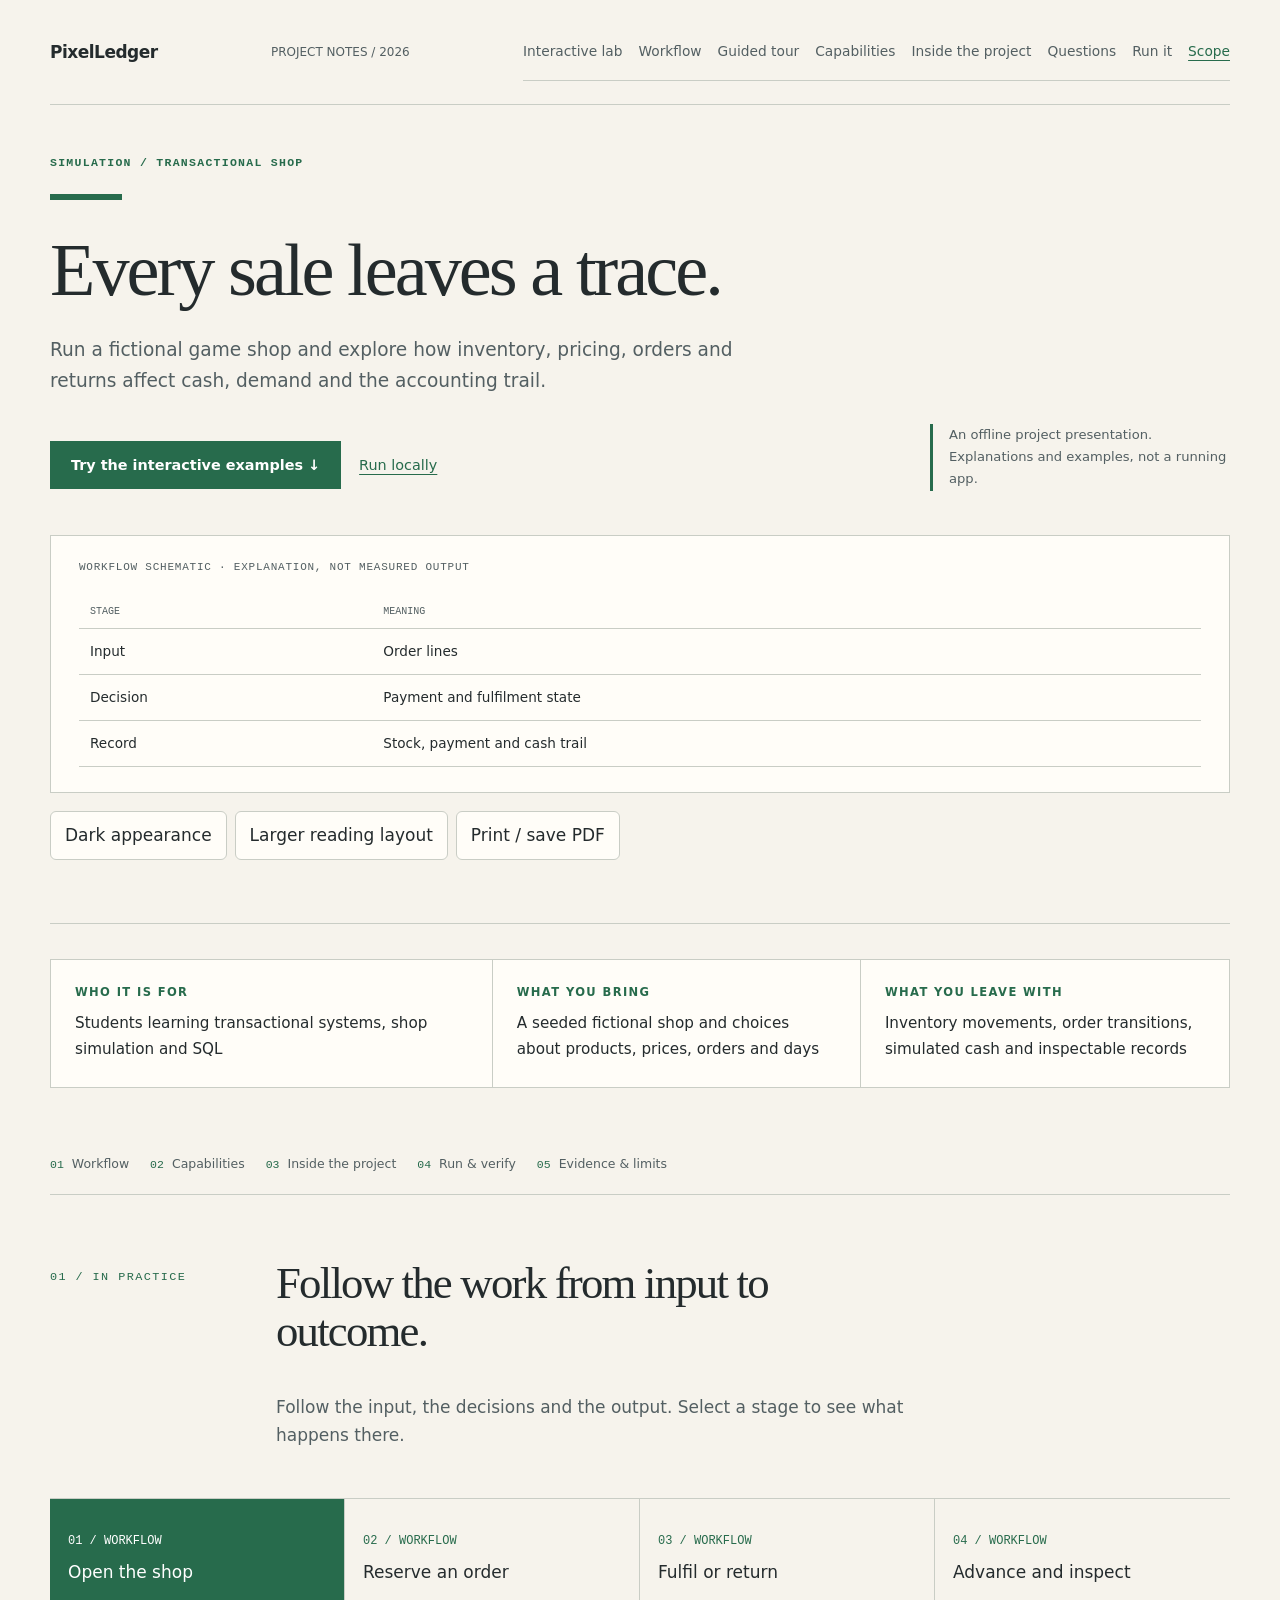
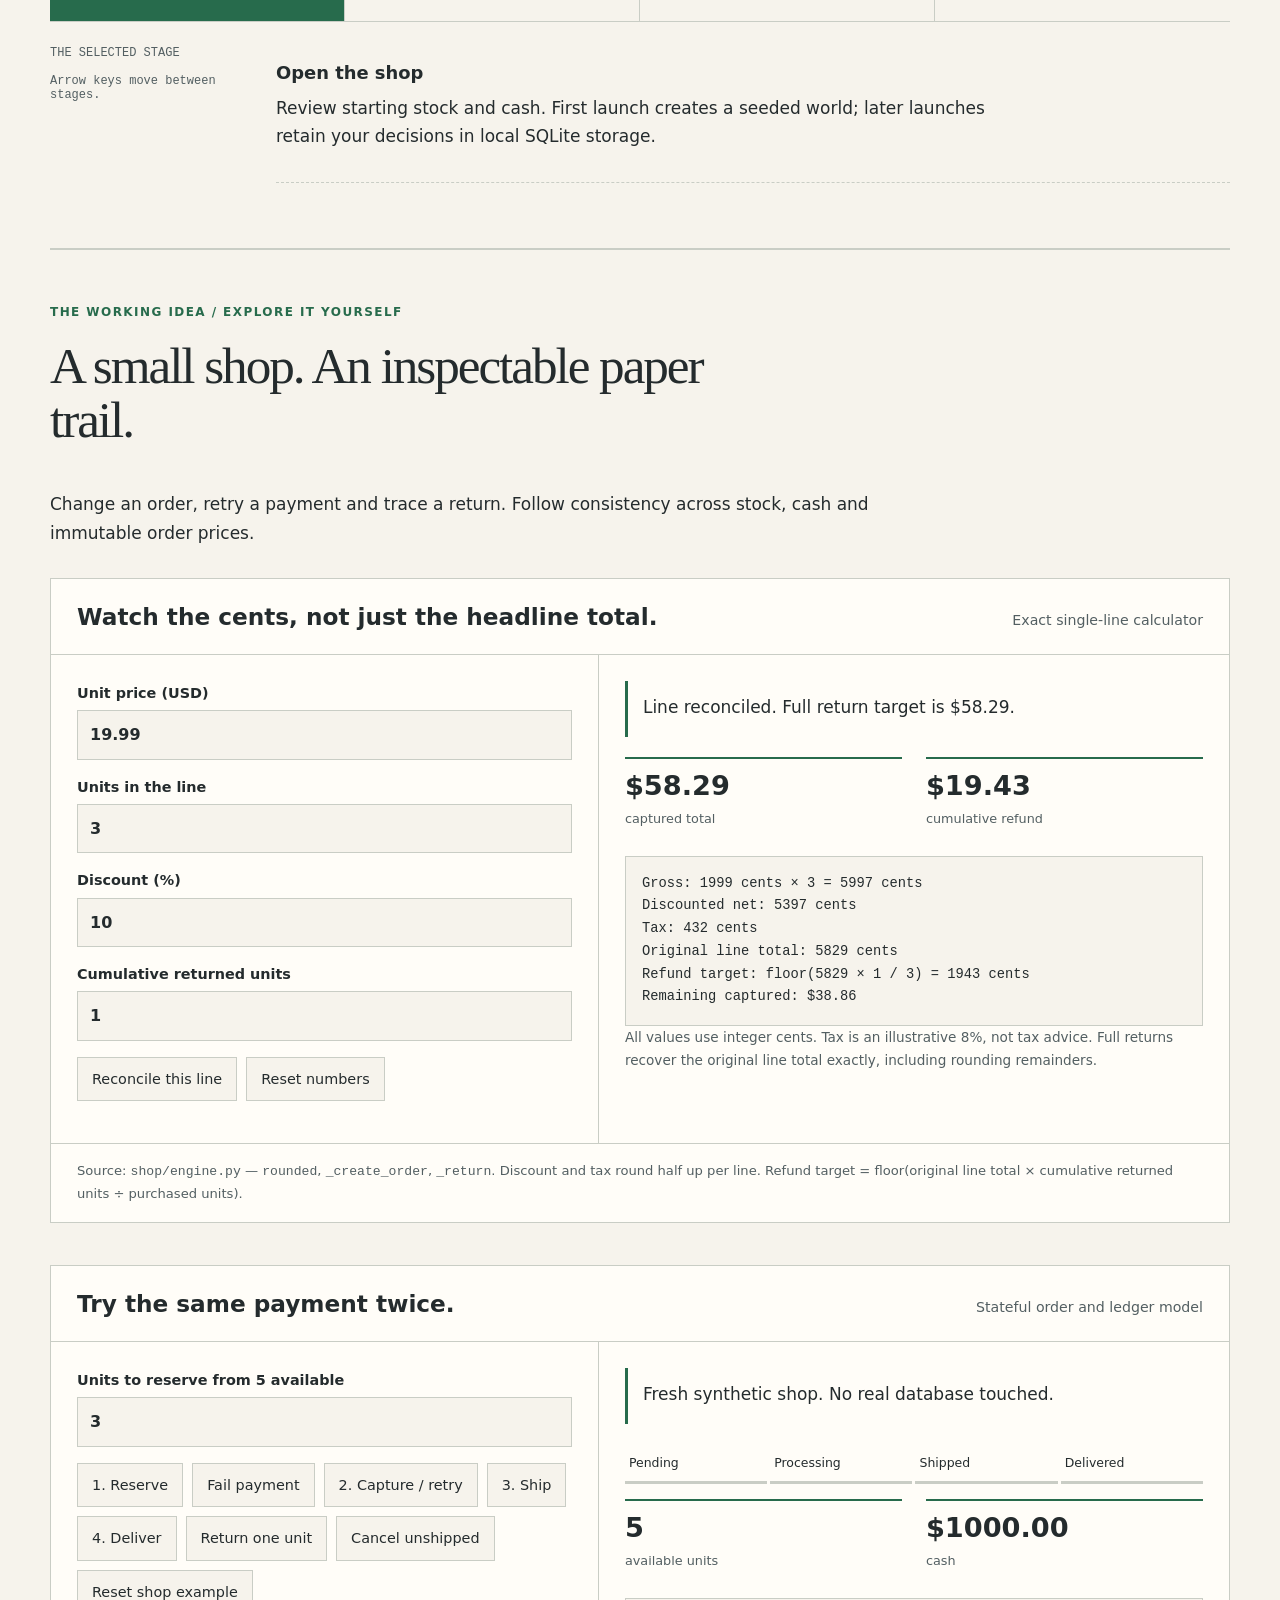
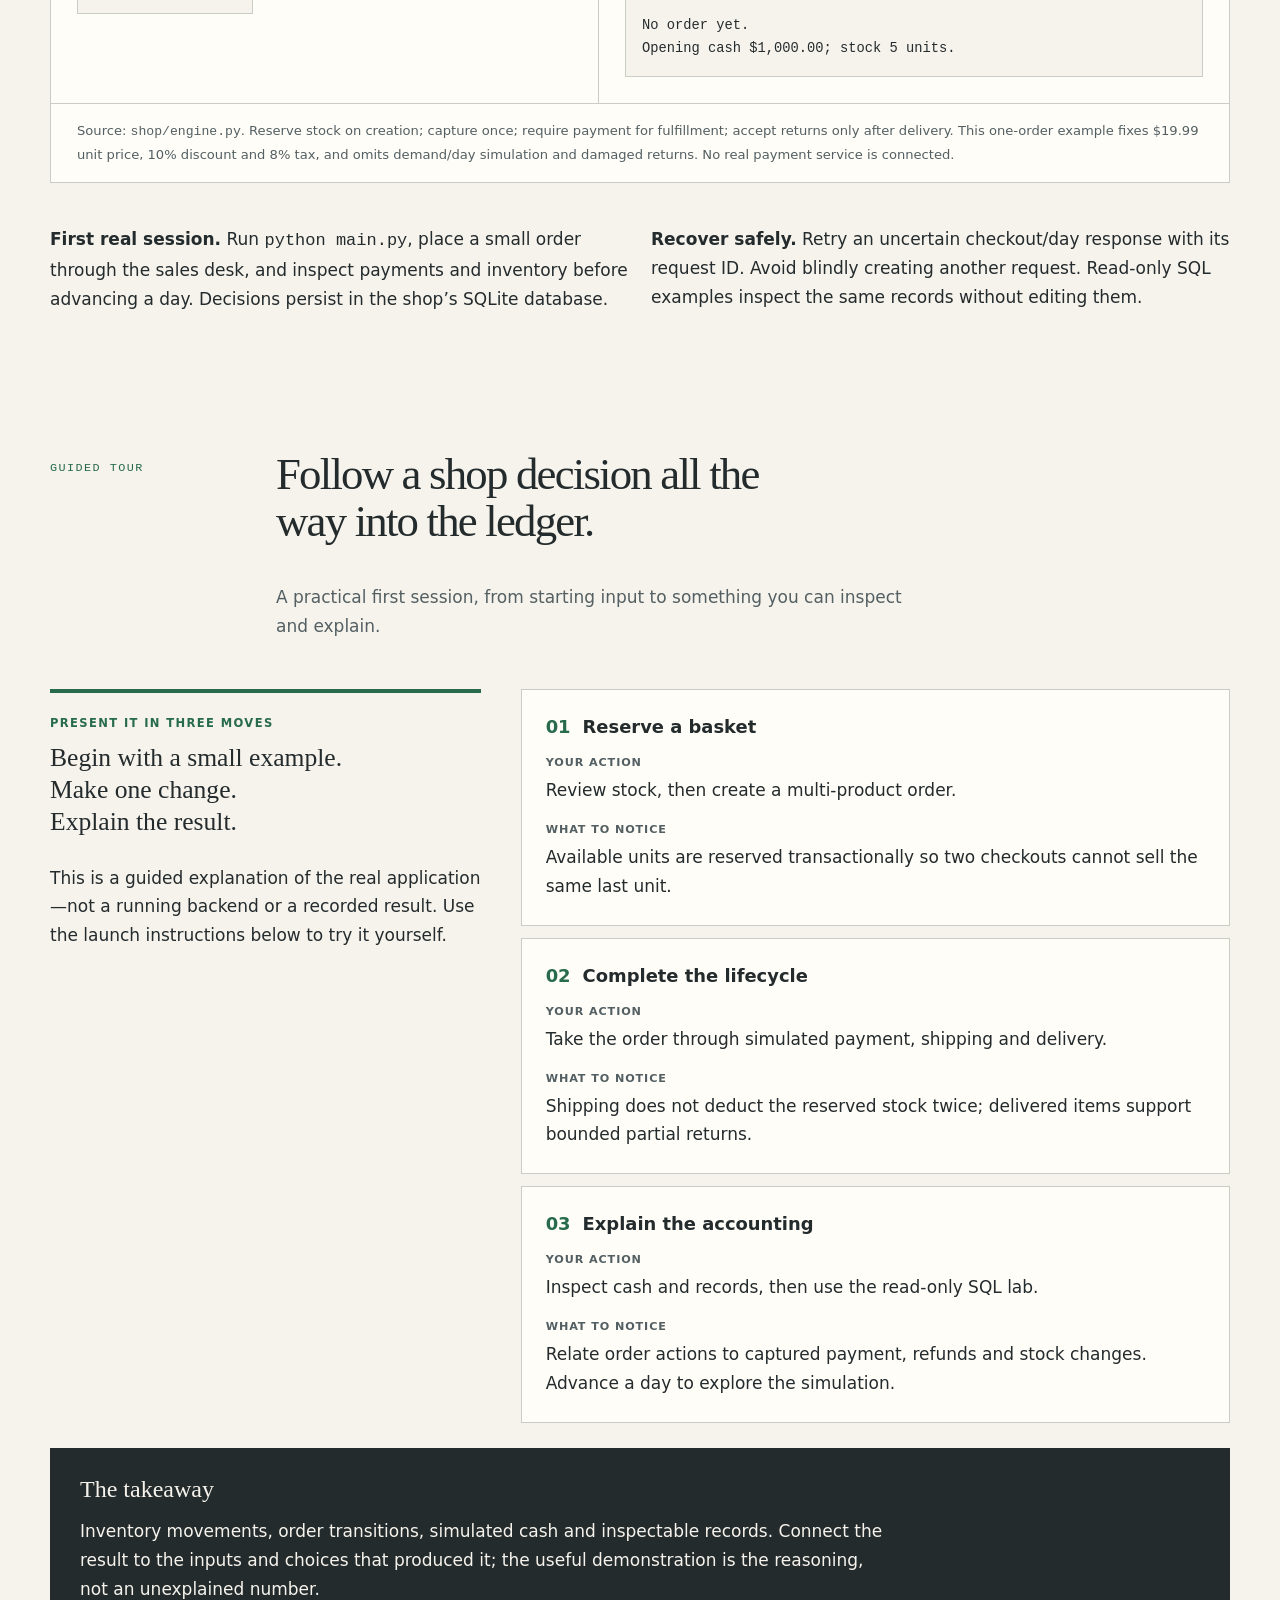
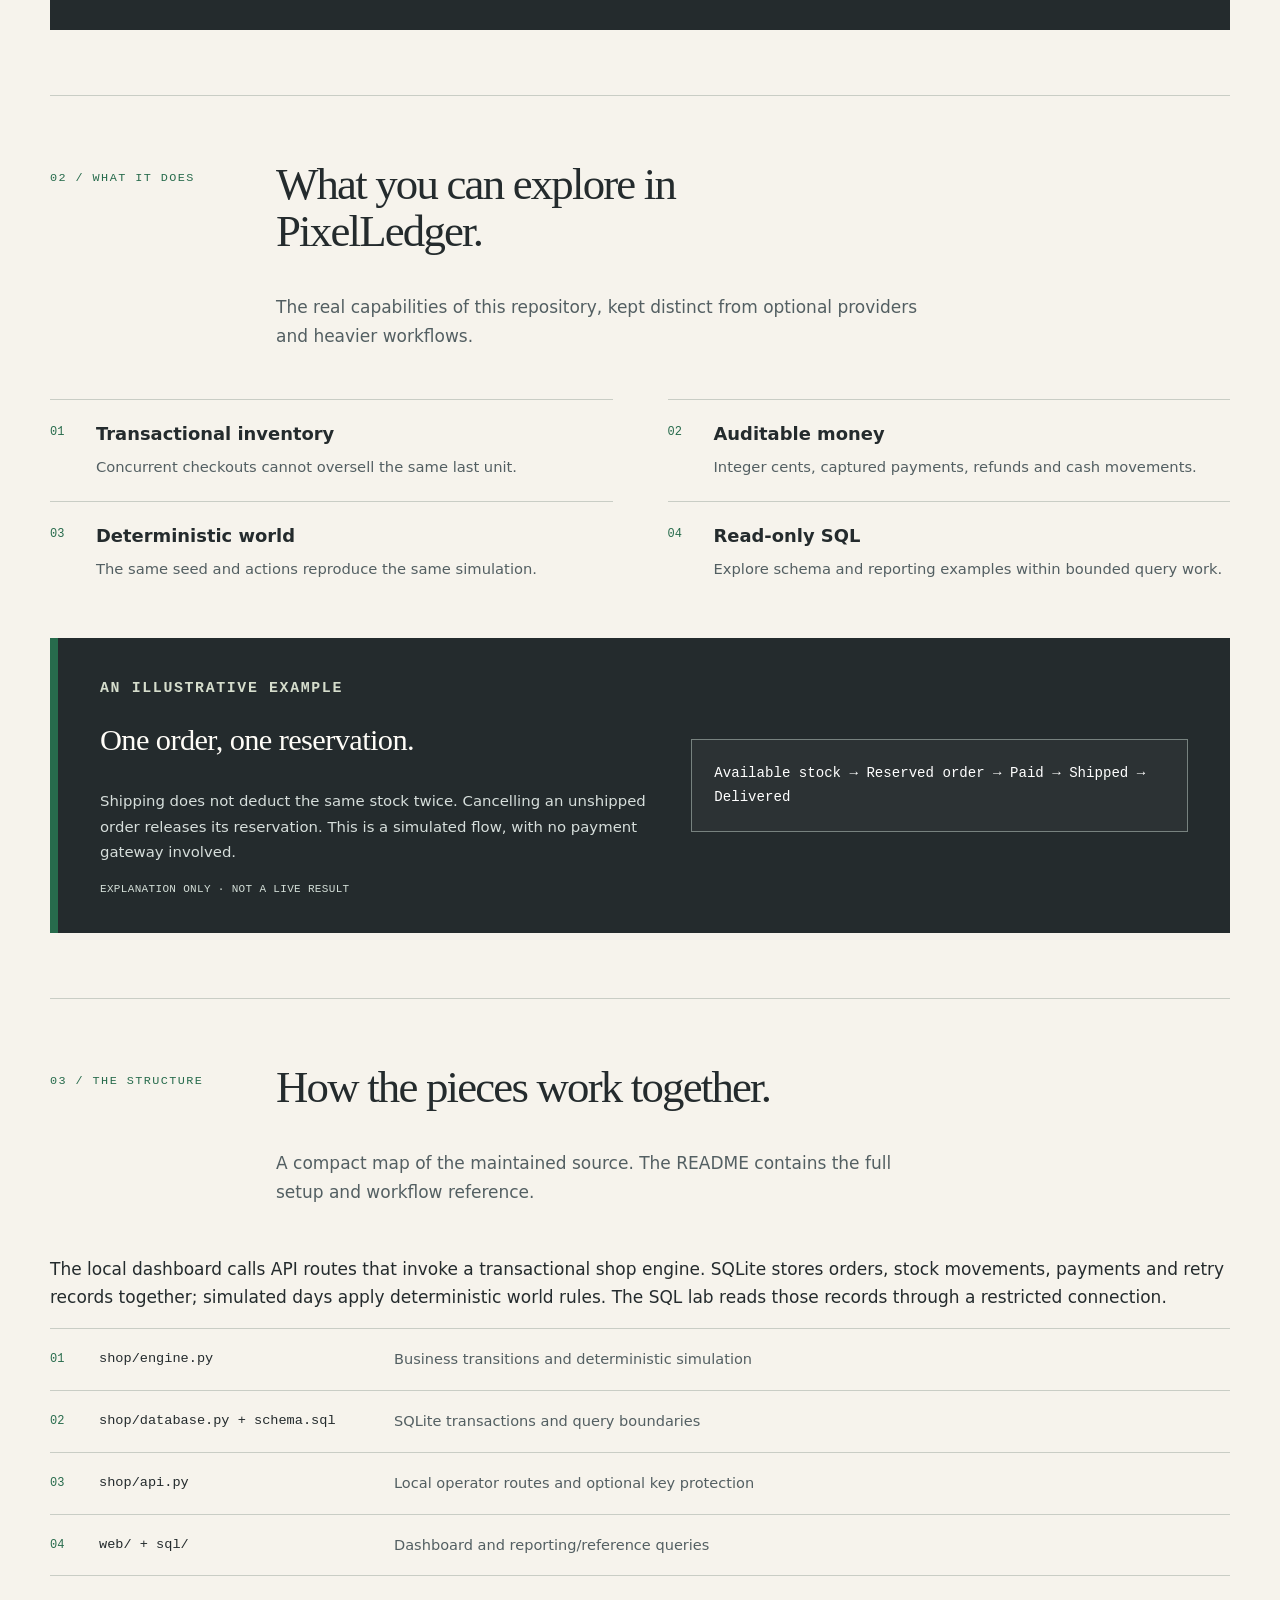
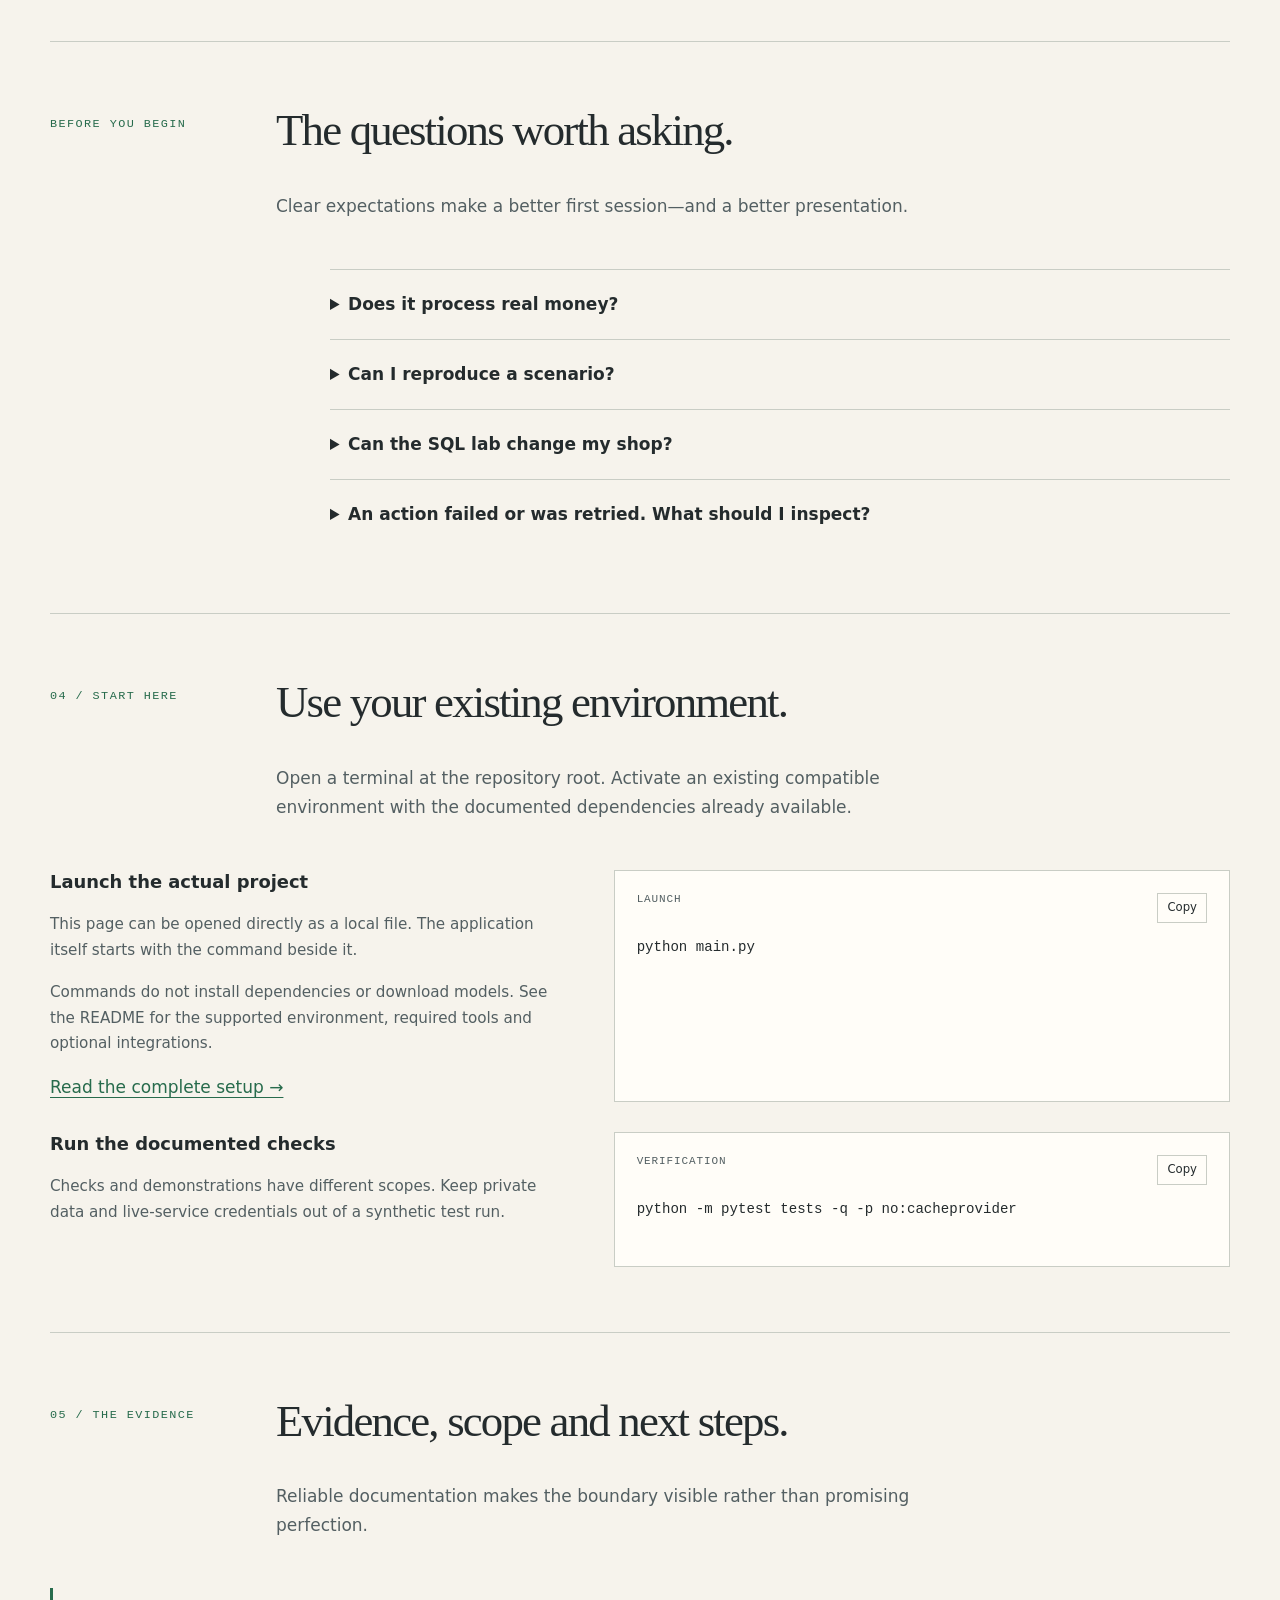
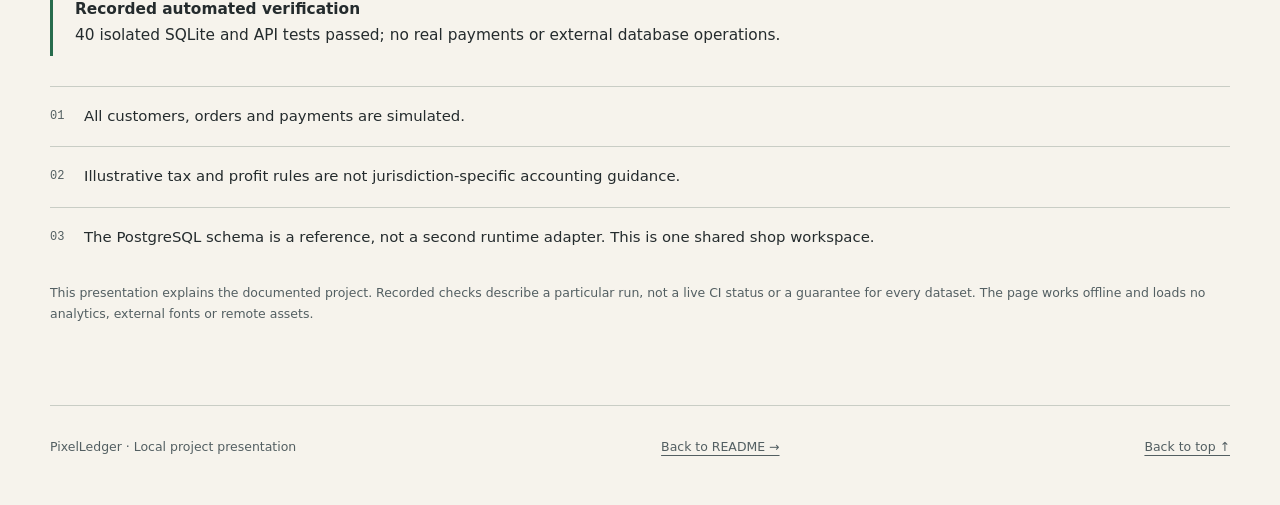
<file: docs/overview.html>
<!DOCTYPE html>

<html lang="en"><head><meta charset="utf-8"/><meta content="width=device-width, initial-scale=1" name="viewport"/><title>PixelLedger — Project presentation</title><meta content="Run a fictional game shop and explore how inventory, pricing, orders and returns affect cash, demand and the accounting trail." name="description"/><meta content="light" name="color-scheme"/><style>
:root{--paper:#f6f3ec;--surface:#fffdf8;--ink:#242b2d;--muted:#535f62;--line:#c9cdc5;--accent:#236b64;--soft:#e8ece5;color-scheme:light}
*{box-sizing:border-box}html{scroll-behavior:smooth;scroll-padding-top:1rem}body{margin:0;background:var(--paper);color:var(--ink);font:17px/1.65 system-ui,-apple-system,"Segoe UI",sans-serif}a{color:var(--accent);text-underline-offset:4px}button{font:inherit;cursor:pointer}a,button{touch-action:manipulation}a:focus-visible,button:focus-visible,summary:focus-visible{outline:3px solid var(--accent);outline-offset:5px}h1,h2,h3,p{margin-top:0}h1,h2{font-family:Georgia,"Times New Roman",serif;font-weight:500;line-height:1.06;letter-spacing:-.04em}h1{font-size:clamp(3rem,6.2vw,6.3rem);max-width:900px;margin-bottom:1.5rem}h2{font-size:clamp(2rem,3.5vw,3.3rem);max-width:740px}h3{font-size:1.12rem;line-height:1.35}p{margin-bottom:1rem}code,pre,.eyebrow,.number,.chapter{font-family:Consolas,"Liberation Mono",monospace}pre{white-space:pre-wrap;overflow-wrap:anywhere;margin:0;font-size:.88rem;line-height:1.65}button,a{ -webkit-tap-highlight-color:transparent}.skip{position:absolute;left:1rem;top:-100px;background:var(--ink);color:#fff;padding:12px;z-index:5}.skip:focus{top:1rem}.wrap{width:min(1180px,calc(100% - 64px));margin:auto}.top{display:flex;justify-content:space-between;gap:20px;align-items:center;border-bottom:1px solid var(--line);padding:23px 0}.brand{font-weight:750;letter-spacing:-.03em;text-decoration:none;color:var(--ink)}.toplinks{display:flex;gap:23px;font-size:.86rem}.edition{font-size:.75rem;color:var(--muted)}.hero{padding:68px 0 45px;border-bottom:1px solid var(--line)}.eyebrow{font-size:.72rem;letter-spacing:.11em;text-transform:uppercase;color:var(--accent);font-weight:700;margin-bottom:1.3rem}.lead{max-width:720px;font-size:1.16rem;color:var(--muted)}.herofoot{display:flex;align-items:center;gap:18px;flex-wrap:wrap;margin-top:27px}.primary{display:inline-block;padding:11px 20px;background:var(--accent);color:#fff;text-decoration:none;font-weight:650;font-size:.9rem;border:1px solid var(--accent)}.secondary{font-size:.9rem}.heroaside{border-left:3px solid var(--accent);padding-left:16px;font-size:.82rem;color:var(--muted);max-width:300px;margin-left:auto}.toc{display:flex;gap:0;flex-wrap:wrap;padding:0;margin:0;border-bottom:1px solid var(--line);list-style:none}.toc a{display:block;padding:20px 21px 20px 0;text-decoration:none;color:var(--muted);font-size:.78rem}.toc a:hover{text-decoration:underline;color:var(--accent)}.chapter{margin-right:8px;color:var(--accent);font-size:.72rem}.section{padding:65px 0;border-bottom:1px solid var(--line);scroll-margin-top:25px}.sectionhead{display:grid;grid-template-columns:190px 1fr;gap:36px;margin-bottom:32px}.number{font-size:.8rem;color:var(--accent);padding-top:7px}.sectionhead p{color:var(--muted);max-width:650px}.workflow{display:grid;grid-template-columns:repeat(4,1fr);border-top:1px solid var(--line);border-bottom:1px solid var(--line)}.flowbutton{background:none;text-align:left;border:0;border-right:1px solid var(--line);padding:23px 18px;color:var(--ink);min-height:122px}.flowbutton:last-child{border-right:0}.flowbutton small{display:block;font:12px Consolas,monospace;color:var(--accent);margin-bottom:10px}.flowbutton:hover{background:var(--soft)}.flowbutton[aria-pressed=true]{background:var(--accent);color:white}.flowbutton[aria-pressed=true] small{color:white}.flowdetail{margin-top:24px;display:grid;grid-template-columns:190px 1fr;gap:36px}.flowlabel{font:12px Consolas,monospace;color:var(--muted)}.flowdetail p{max-width:760px}.flowarticle{padding:15px 0;border-bottom:1px dashed var(--line)}.flowarticle h3{margin-bottom:8px}.js .flowarticle[hidden]{display:none}.withoutjs{display:none}noscript .withoutjs{display:block}.featurelist{display:grid;grid-template-columns:1fr 1fr;gap:0 55px}.feature{padding:22px 0;border-top:1px solid var(--line);display:grid;grid-template-columns:34px 1fr;gap:12px}.feature .marker{font:12px Consolas,monospace;color:var(--accent);padding-top:3px}.feature p{font-size:.92rem;color:var(--muted);margin-bottom:0}.feature h3{margin-bottom:8px}.exhibit{background:var(--ink);color:#fffdf8;padding:38px 42px;display:grid;grid-template-columns:1.1fr 1fr;gap:45px;position:relative}.exhibit .eyebrow{color:#d5ddcc}.exhibit h3{font-family:Georgia,serif;font-size:1.9rem;font-weight:400;line-height:1.2;letter-spacing:-.02em}.exhibit p{color:#d6dedb;font-size:.93rem}.exhibit pre{padding:22px;border:1px solid #77827f;background:#ffffff09;align-self:center;color:#fff;min-width:0}.examplelabel{font:11px Consolas,monospace;display:block;color:#d4dfd8;margin-top:18px;letter-spacing:.03em}.arch{border-top:1px solid var(--line)}.archrow{display:grid;grid-template-columns:34px 280px 1fr;gap:15px;padding:18px 0;border-bottom:1px solid var(--line)}.archrow .dot{color:var(--accent);font:12px Consolas,monospace;padding-top:5px}.archrow code{font-size:.85rem;overflow-wrap:anywhere}.archrow span:last-child{font-size:.91rem;color:var(--muted)}.setup{display:grid;grid-template-columns:1fr 1.2fr;gap:50px}.setup p{font-size:.95rem;color:var(--muted)}.command{background:var(--surface);border:1px solid var(--line);padding:22px;position:relative}.commandbar{display:flex;justify-content:space-between;gap:15px;margin-bottom:13px}.commandbar small{font:11px Consolas,monospace;letter-spacing:.08em;color:var(--muted);text-transform:uppercase}.copy{background:transparent;border:1px solid var(--line);font-size:.73rem;padding:4px 9px;color:var(--ink);display:none}.js .copy{display:block}.copy:hover{border-color:var(--accent)}.validation{border-left:3px solid var(--accent);padding:8px 0 8px 22px;max-width:850px;margin-bottom:30px}.validation p{margin:0;font-size:.96rem}.limits{list-style:none;padding:0;margin:0;counter-reset:limit}.limits li{counter-increment:limit;display:grid;grid-template-columns:34px 1fr;border-top:1px solid var(--line);padding:17px 0;font-size:.93rem}.limits li:before{content:counter(limit,decimal-leading-zero);font:12px Consolas,monospace;color:var(--muted);padding-top:5px}.footer{padding:30px 0 45px;display:flex;gap:20px;justify-content:space-between;color:var(--muted);font-size:.78rem}.footer a{color:var(--muted)}.note{font-size:.78rem;color:var(--muted);margin-top:15px}.live{display:block;min-height:1.2em;font-size:.75rem;color:var(--muted);margin-top:8px}.decor{height:6px;width:72px;background:var(--accent);margin-bottom:32px}.layout-course .hero h1{max-width:870px}.layout-creative .hero{padding-bottom:58px}.layout-creative .exhibit{grid-template-columns:1fr 1.2fr}.layout-analytic .hero h1{max-width:1000px}.layout-analytic .exhibit{border-left:8px solid var(--accent)}
@media(max-width:760px){.wrap{width:calc(100% - 36px)}.top{align-items:flex-start;flex-wrap:wrap}.toplinks{gap:14px;font-size:.75rem}.edition{display:none}.hero{padding:43px 0 32px}h1{font-size:clamp(2.75rem,10vw,4rem)}.lead{font-size:1rem}.heroaside{margin-left:0;max-width:none;flex-basis:100%}.section{padding:42px 0}.sectionhead{grid-template-columns:1fr;gap:13px;margin-bottom:23px}.sectionhead h2{margin-bottom:12px}.workflow{grid-template-columns:1fr 1fr}.flowbutton{min-height:100px;border-bottom:1px solid var(--line)}.flowbutton:nth-child(2){border-right:0}.flowbutton:nth-child(n+3){border-bottom:0}.flowdetail{grid-template-columns:1fr;gap:10px}.featurelist{grid-template-columns:1fr}.exhibit,.layout-creative .exhibit{grid-template-columns:1fr;padding:27px 23px;gap:10px}.exhibit pre{margin-top:10px}.archrow{grid-template-columns:25px 1fr;gap:10px}.archrow span:last-child{grid-column:2}.setup{grid-template-columns:1fr;gap:20px}.footer{flex-direction:column;gap:8px}.toc a{padding:15px 18px 15px 0;font-size:.73rem}.flowbutton{font-size:.9rem}.command{padding:17px}body{font-size:16px}}
@media(prefers-reduced-motion:reduce){html{scroll-behavior:auto}*{animation:none!important;transition:none!important}}
@media print{body{background:white;color:#111;font-size:10pt}.wrap{width:100%}.toplinks,.toc,.herofoot .primary,.copy,.flowbutton{display:none!important}.hero{padding:20px 0}h1{font-size:38pt}h2{font-size:24pt}.section{padding:22px 0;break-inside:avoid}.flowarticle[hidden]{display:block!important}.flowdetail{display:block}.flowlabel{display:none}.workflow{display:none}.exhibit{background:white;color:#111;border:1px solid #888}.exhibit p,.exhibit .eyebrow,.exhibit pre,.examplelabel{color:#222}.exhibit pre{border-color:#aaa}.featurelist{gap:20px}.footer{padding:15px 0}.sectionhead{grid-template-columns:100px 1fr;gap:20px}a{color:#111}.live{display:none}}

.schematic{margin:28px 0 0;background:var(--surface);border:1px solid var(--line);padding:25px 28px}.schematic figcaption{font:11px Consolas,monospace;letter-spacing:.07em;text-transform:uppercase;color:var(--muted);margin-bottom:22px}.schematic svg{display:block;width:100%;height:auto;max-height:160px;color:var(--accent)}.diagramline{display:flex;align-items:stretch;gap:10px;flex-wrap:wrap}.diagramnode{flex:1;min-width:130px;border-top:3px solid var(--accent);background:var(--paper);padding:15px;font-size:.87rem;font-weight:650}.diagramnode small{display:block;font:10px Consolas,monospace;color:var(--muted);margin-bottom:8px}.diagramarrow{align-self:center;color:var(--accent)}.pixelmatrix{display:grid;grid-template-columns:repeat(8,1fr);gap:4px;width:170px;aspect-ratio:1}.pixelmatrix i{background:var(--accent)}.compressionvisual{display:flex;align-items:center;gap:30px;flex-wrap:wrap}.compressionvisual p{max-width:360px;margin:0;font:13px/1.7 Consolas,monospace;color:var(--muted)}.branchdiagram{display:grid;grid-template-columns:1fr 1fr;gap:13px}.branchroot{grid-column:1/-1;text-align:center;border-bottom:1px solid var(--line);padding-bottom:15px}.branchpath{border-left:3px solid var(--accent);padding:10px 15px;background:var(--paper);font-size:.87rem}.branchpath strong{display:block}.documentdiagram{display:flex;gap:15px;align-items:center;flex-wrap:wrap}.documentpaper{padding:15px 20px;border:1px solid var(--line);flex:1;min-width:150px}.documentpaper b{display:block;font-size:.83rem;margin-bottom:10px}.documentpaper .rule{display:block;height:4px;background:var(--line);margin:7px 0;max-width:85%}.documentpaper .term{display:inline-block;color:var(--accent);font:12px Consolas,monospace;background:var(--soft);padding:4px;margin:2px}.ledgerdiagram{width:100%;border-collapse:collapse;font-size:.85rem}.ledgerdiagram td,.ledgerdiagram th{text-align:left;padding:11px;border-bottom:1px solid var(--line)}.ledgerdiagram th{font:10px Consolas,monospace;text-transform:uppercase;color:var(--muted)}@media(max-width:760px){.schematic{padding:20px}.diagramarrow{display:none}.diagramnode{min-width:120px}.ledgerdiagram td,.ledgerdiagram th{padding:9px 5px}.pixelmatrix{width:130px}}@media print{.schematic{break-inside:avoid}}
</style><style>
/* Presentation guide: readable on screen, navigable by keyboard, useful in print. */
:root{--guide-ink:var(--ink);--guide-paper:var(--paper);--guide-soft:var(--soft)}
body{font-size:17px;line-height:1.7}.hero{padding-top:48px!important}.hero h1{font-size:clamp(2.5rem,5.8vw,5.1rem)!important;line-height:1.05;max-width:15ch}.hero .lede{max-width:58ch}.section{scroll-margin-top:95px}.sectionhead h2{max-width:25ch}.sectionhead .number{letter-spacing:.12em;font-size:.74rem}
.guide-tools{display:flex;gap:8px;flex-wrap:wrap;align-items:center;margin:18px 0}.guide-tools button,.guide-btn{background:var(--surface);color:var(--ink);border:1px solid var(--line);padding:9px 14px;border-radius:6px;font:inherit;cursor:pointer}.guide-tools button:hover,.guide-btn:hover{border-color:var(--accent)}.guide-tools button:focus-visible,.guide-btn:focus-visible,details summary:focus-visible{outline:3px solid var(--accent);outline-offset:3px}
.guide-orientation{display:grid;grid-template-columns:1.2fr 1fr 1fr;gap:0;margin:35px 0 45px;border:1px solid var(--line);background:var(--surface)}.guide-orientation>div{padding:24px;border-right:1px solid var(--line)}.guide-orientation>div:last-child{border:0}.guide-label{display:block;font:700 .72rem/1.5 system-ui;letter-spacing:.12em;text-transform:uppercase;color:var(--accent);margin-bottom:10px}.guide-orientation p{margin:0;font-size:.95rem}
.guide-scenario{display:grid;grid-template-columns:.85fr 1.4fr;gap:40px;margin:25px 0}.guide-scenario aside{border-top:4px solid var(--accent);padding:22px 0}.guide-scenario h3{font:500 1.6rem/1.25 Georgia,serif}.guide-steps{display:grid;gap:12px}.guide-step{border:1px solid var(--line);background:var(--surface);padding:24px}.guide-step h3{font:700 1.12rem/1.4 system-ui;margin:0 0 14px}.guide-step .step-index{color:var(--accent);margin-right:12px}.guide-step dl{margin:0}.guide-step dt{font-size:.7rem;font-weight:800;letter-spacing:.08em;text-transform:uppercase;color:var(--muted)}.guide-step dd{margin:4px 0 15px}.guide-step dd:last-child{margin-bottom:0}
.guide-presenter{background:var(--ink);color:var(--paper);padding:26px 30px;margin-top:24px}.guide-presenter strong{display:block;font:500 1.5rem/1.3 Georgia,serif;margin-bottom:12px}.guide-presenter p{max-width:75ch;margin:0}.guide-faq{max-width:900px;margin-left:auto}.guide-faq details{border-top:1px solid var(--line);padding:20px 0}.guide-faq summary{cursor:pointer;font-weight:700;padding-right:18px}.guide-faq details p{padding-top:15px;color:var(--muted);max-width:75ch;margin-bottom:0}.guide-faq details[open] summary{color:var(--accent)}
.guide-topnav{position:sticky;top:0;z-index:20;background:var(--paper);border-bottom:1px solid var(--line);padding:12px 0;display:flex;gap:16px;overflow:auto;white-space:nowrap;scrollbar-width:thin}.guide-topnav a{font-size:.86rem;color:var(--muted);text-decoration:none;padding:5px 0}.guide-topnav a:hover,.guide-topnav a[aria-current]{color:var(--accent);text-decoration:underline}.guide-progress{position:fixed;top:0;left:0;height:3px;width:0;background:var(--accent);z-index:50}.guide-status{font-size:.8rem;color:var(--muted)}
:root[data-guide-theme="dark"]{--paper:#141c21;--surface:#1b272e;--ink:#eef4f5;--muted:#b5c5cc;--line:#41545f;--accent:#8ad4c7;--soft:#233a3c;color-scheme:dark}.guide-reading .sectionhead{display:block}.guide-reading .sectionhead .number{display:block;margin-bottom:14px}.guide-reading p,.guide-reading li{font-size:1.12rem}.guide-reading .section{padding-top:65px;padding-bottom:65px}
@media(max-width:760px){.guide-orientation,.guide-scenario{grid-template-columns:1fr}.guide-orientation>div{border-right:0;border-bottom:1px solid var(--line);padding:18px}.guide-scenario{gap:10px}.guide-topnav{gap:20px}.guide-presenter{padding:24px}.guide-step{padding:20px}.hero h1{max-width:18ch}.guide-faq{margin:0}.guide-tools{gap:6px}}
@media(prefers-reduced-motion:reduce){html{scroll-behavior:auto!important}*,*::before,*::after{animation:none!important;transition:none!important}}
@media print{.guide-tools,.guide-topnav,.guide-progress,.copy,.flowbutton{display:none!important}.flowarticle,[hidden]{display:block!important}.section{break-inside:auto;padding:24px 0!important}.guide-step,.guide-orientation>div{break-inside:avoid}.guide-presenter{background:white;color:black;border:1px solid #777}details>*{display:block!important}body{background:white!important;color:#111!important;font-size:11pt}.guide-scenario{display:block}.hero h1{font-size:32pt!important}:root{--paper:white;--surface:white;--ink:#111;--muted:#333;--line:#aaa;--accent:#174e49}}
</style><style>@media(max-width:760px){.guide-topnav{flex-wrap:wrap;white-space:normal;gap:4px 18px;padding:8px 0;position:relative}.guide-topnav a{padding:5px 0}.section{scroll-margin-top:20px}}</style><style>:root[data-guide-theme="dark"] body{--accent:#8ad4c7!important}:root[data-guide-theme="dark"] .primary,:root[data-guide-theme="dark"] .flowbutton[aria-pressed=true]{background:var(--project-accent);border-color:var(--project-accent);color:#fff}:root[data-guide-theme="dark"] .flowbutton[aria-pressed=true] small{color:#fff}:root[data-guide-theme="dark"] .exhibit{background:#24363f;color:#fffdf8}:root[data-guide-theme="dark"] .skip{background:#24363f;color:#fff}@media print{:root[data-guide-theme="dark"] body{--accent:#174e49}:root[data-guide-theme="dark"] .exhibit{background:white;color:#111}}</style><style>@media print{
:root,:root[data-guide-theme="dark"],:root[data-theme="dark"],html,body{--paper:#fff!important;--surface:#fff!important;--ink:#111!important;--muted:#333!important;--line:#aaa!important;--accent:#174e49!important;--soft:#f4f4f4!important;--bg:#fff!important;--card:#fff!important;--accent-soft:#f4f4f4!important;--teal-soft:#f4f4f4!important;--project-accent:#174e49!important;color-scheme:light!important;background:#fff!important;color:#111!important}
body *,body *::before,body *::after{color:#111!important;background-color:transparent!important;background-image:none!important;box-shadow:none!important;text-shadow:none!important;border-color:#aaa!important;animation:none!important;transition:none!important}
main,section,.panel,.section,.hero,.wrap{min-height:0!important;height:auto!important;break-before:auto!important;break-after:auto!important;break-inside:auto!important;page-break-before:auto!important;page-break-after:auto!important;overflow:visible!important}
.panel,.panel[hidden],.flowarticle,.flowarticle[hidden]{display:block!important}details>*{display:block!important}.guide-tools,.guide-topnav,.guide-progress,.tabbar,.pager,.hbtn,.presentation-route,.skip,.skip-link,.section-chooser,.copy,.flowbutton,.walk-controls,.walk-steps,.askrow,.stopbtn{display:none!important}
.exhibit,.guide-presenter,.quick-orientation,.card,.mock{background:#fff!important;color:#111!important;border:1px solid #aaa!important}
body{margin:0!important}footer,.footer{break-inside:avoid!important;padding-bottom:0!important;margin-bottom:0!important}.panel:last-child,.section:last-child,main{padding-bottom:0!important;margin-bottom:0!important}table{display:table!important;overflow:visible!important;width:100%!important}th,td{overflow-wrap:anywhere!important}a{text-decoration:underline!important}.visually-hidden{display:none!important}
}</style><style>
.project-lab{padding:52px 0;border-top:1px solid var(--line);scroll-margin-top:24px}.project-lab h2{font-size:clamp(2rem,4vw,3.3rem)}.lab-lede{max-width:820px}.lab-kicker{text-transform:uppercase;letter-spacing:.12em;font-size:.75rem;color:var(--accent);font-weight:700}.lab-workbench{margin:30px 0 42px;border:1px solid var(--line);background:var(--surface)}.lab-workbench>header{padding:22px 26px;border-bottom:1px solid var(--line);display:flex;gap:16px;align-items:baseline;justify-content:space-between;flex-wrap:wrap}.lab-workbench h3{font-size:1.45rem;margin:0}.lab-workbench>header small{color:var(--muted)}.lab-columns{display:grid;grid-template-columns:minmax(0,1fr) minmax(0,1.15fr)}.lab-controls{padding:26px;border-right:1px solid var(--line);min-width:0}.lab-result{padding:26px;min-width:0}.project-lab label{display:block;font-size:.9rem;font-weight:650;margin:0 0 15px}.project-lab input:not([type=checkbox]),.project-lab select,.project-lab textarea{display:block;width:100%;max-width:100%;min-height:44px;padding:10px 12px;margin-top:5px;background:var(--paper);color:var(--ink);border:1px solid var(--line);border-radius:0;font:inherit;font-size:1rem}.project-lab textarea{resize:vertical;min-height:100px}.project-lab input[type=checkbox]{width:20px;height:20px;vertical-align:middle;margin-right:8px;accent-color:var(--accent)}.lab-actions{display:flex;flex-wrap:wrap;gap:9px;margin:16px 0}.project-lab button{padding:9px 14px;border:1px solid var(--line);background:var(--paper);color:var(--ink);min-height:44px;font-size:.9rem}.project-lab button:hover{border-color:var(--accent)}.project-lab :is(input,textarea,select,button):focus-visible{outline:3px solid var(--accent);outline-offset:3px}.lab-status{border-left:3px solid var(--accent);padding:12px 15px;min-height:56px;margin:0 0 20px;overflow-wrap:anywhere}.lab-result pre{white-space:pre-wrap;overflow-wrap:anywhere;word-break:break-word;background:var(--paper);border:1px solid var(--line);padding:16px;font:.86rem/1.65 Consolas,monospace;max-height:420px;overflow:auto;color:var(--ink)}.lab-source{padding:16px 26px;border-top:1px solid var(--line);font-size:.82rem;color:var(--muted)}.lab-source code{overflow-wrap:anywhere}.lab-metrics{display:flex;gap:24px;flex-wrap:wrap;margin:14px 0 24px}.lab-metrics div{flex:1;min-width:95px;border-top:2px solid var(--accent);padding-top:10px}.lab-metrics b{display:block;font-size:1.7rem;line-height:1.25;font-weight:550}.lab-metrics span{font-size:.8rem;color:var(--muted)}.lab-rail{display:flex;gap:3px;list-style:none;padding:0;margin:15px 0;flex-wrap:wrap}.lab-rail li{flex:1;min-width:88px;border-bottom:3px solid var(--line);padding:8px 4px;font-size:.78rem}.lab-rail li[data-current=true]{border-color:var(--accent);font-weight:750}.lab-table-wrap{max-width:100%;overflow:auto}.project-lab table{width:100%;border-collapse:collapse;font-size:.86rem}.project-lab th,.project-lab td{padding:10px;text-align:left;border-bottom:1px solid var(--line);vertical-align:top}.lab-note{font-size:.85rem;color:var(--muted)}.lab-explain{display:grid;grid-template-columns:1fr 1fr;gap:22px;margin:20px 0}.lab-explain p{margin-bottom:0}.lab-choice-list{display:flex;gap:8px;flex-wrap:wrap}.lab-timeline{padding-left:22px}.lab-timeline li{padding:5px 0;border-bottom:1px solid var(--line)}.lab-large-output{font-family:Georgia,serif;font-size:1.3rem;line-height:1.5}.lab-progress{height:12px;background:var(--line);margin:12px 0}.lab-progress span{display:block;height:100%;background:var(--accent)}
@media(max-width:760px){.lab-columns{grid-template-columns:1fr}.lab-controls{border-right:0;border-bottom:1px solid var(--line)}.lab-controls,.lab-result{padding:20px}.lab-workbench>header,.lab-source{padding:18px 20px}.lab-explain{grid-template-columns:1fr}.project-lab{padding:35px 0}.lab-metrics{gap:14px}.project-lab h2{font-size:2rem}}
@media print{.project-lab{break-before:auto}.lab-workbench{break-inside:auto;background:#fff!important}.lab-columns{display:block}.lab-controls{border-right:0}.project-lab button{display:none}.lab-result pre{max-height:none;overflow:visible}.lab-controls,.lab-result{padding:12px}.project-lab *{background:transparent!important;color:#111!important}.lab-workbench{border-color:#aaa!important}.lab-progress span{background:#444!important}}
</style></head>
<body class="layout-analytic" style="--accent:#276b4c;--project-accent:#276b4c"><div aria-hidden="true" class="guide-progress"></div><a class="skip" href="#main">Skip to project presentation</a><div class="wrap">
<header class="top"><a class="brand" href="#main">PixelLedger</a><span class="edition">PROJECT NOTES / 2026</span><nav aria-label="Project presentation sections" class="guide-topnav"><a href="#project-lab">Interactive lab</a><a href="#workflow">Workflow</a><a href="#guided-demo">Guided tour</a><a href="#capabilities">Capabilities</a><a href="#inside">Inside the project</a><a href="#questions">Questions</a><a href="#run">Run it</a><a href="#boundaries">Scope</a></nav></header>
<main id="main"><section aria-labelledby="title" class="hero"><p class="eyebrow">Simulation / transactional shop</p><div aria-hidden="true" class="decor"></div><h1 id="title">Every sale leaves a trace.</h1><p class="lead">Run a fictional game shop and explore how inventory, pricing, orders and returns affect cash, demand and the accounting trail.</p><div class="herofoot"><a class="primary" href="#project-lab">Try the interactive examples ↓</a><a class="secondary" href="#run">Run locally</a><p class="heroaside">An offline project presentation.<br/>Explanations and examples, not a running app.</p></div><figure class="schematic"><figcaption>Workflow schematic · explanation, not measured output</figcaption><table class="ledgerdiagram"><caption class="skip">Data and decision stages</caption><thead><tr><th>Stage</th><th>Meaning</th></tr></thead><tbody><tr><td>Input</td><td>Order lines</td></tr><tr><td>Decision</td><td>Payment and fulfilment state</td></tr><tr><td>Record</td><td>Stock, payment and cash trail</td></tr></tbody></table></figure><div aria-label="Presentation options" class="guide-tools" role="group"><button aria-pressed="false" data-guide-theme-toggle="" type="button">Dark appearance</button><button aria-pressed="false" data-guide-reading="" type="button">Larger reading layout</button><button data-guide-print="" type="button">Print / save PDF</button><span aria-live="polite" class="guide-status" role="status"></span></div></section><div aria-label="Project at a glance" class="guide-orientation" role="group"><div><span class="guide-label">Who it is for</span><p>Students learning transactional systems, shop simulation and SQL</p></div><div><span class="guide-label">What you bring</span><p>A seeded fictional shop and choices about products, prices, orders and days</p></div><div><span class="guide-label">What you leave with</span><p>Inventory movements, order transitions, simulated cash and inspectable records</p></div></div>
<nav aria-label="Presentation chapters"><ol class="toc"><li><a href="#workflow"><span class="chapter">01</span>Workflow</a></li><li><a href="#capabilities"><span class="chapter">02</span>Capabilities</a></li><li><a href="#inside"><span class="chapter">03</span>Inside the project</a></li><li><a href="#run"><span class="chapter">04</span>Run &amp; verify</a></li><li><a href="#boundaries"><span class="chapter">05</span>Evidence &amp; limits</a></li></ol></nav>
<section aria-labelledby="workflow-title" class="section" id="workflow"><div class="sectionhead"><span class="number">01 / IN PRACTICE</span><div><h2 id="workflow-title">Follow the work from input to outcome.</h2><p>Follow the input, the decisions and the output. Select a stage to see what happens there.</p></div></div><div aria-label="Workflow stages" class="workflow" role="group"><button aria-controls="step-0" aria-pressed="false" class="flowbutton" id="control-0" type="button"><small>01 / WORKFLOW</small>Open the shop</button><button aria-controls="step-1" aria-pressed="false" class="flowbutton" id="control-1" type="button"><small>02 / WORKFLOW</small>Reserve an order</button><button aria-controls="step-2" aria-pressed="false" class="flowbutton" id="control-2" type="button"><small>03 / WORKFLOW</small>Fulfil or return</button><button aria-controls="step-3" aria-pressed="false" class="flowbutton" id="control-3" type="button"><small>04 / WORKFLOW</small>Advance and inspect</button></div><div class="flowdetail"><span class="flowlabel">THE SELECTED STAGE<br/><br/>Arrow keys move between stages.</span><div><article aria-labelledby="control-0" class="flowarticle" id="step-0"><h3>Open the shop</h3><p>Review starting stock and cash. First launch creates a seeded world; later launches retain your decisions in local SQLite storage.</p></article><article aria-labelledby="control-1" class="flowarticle" id="step-1"><h3>Reserve an order</h3><p>Create a multi-product order and apply a supported discount. Units are reserved immediately, inside a write transaction.</p></article><article aria-labelledby="control-2" class="flowarticle" id="step-2"><h3>Fulfil or return</h3><p>Simulated payment precedes fulfilment. Delivered orders support bounded partial returns and exact cumulative proportional refunds.</p></article><article aria-labelledby="control-3" class="flowarticle" id="step-3"><h3>Advance and inspect</h3><p>Move the world by a day, inspect demand and cash, then use the bounded read-only SQL lab to explore the underlying records.</p></article></div></div></section><section class="project-lab" id="project-lab" aria-labelledby="project-lab-title"><p class="lab-kicker">The working idea / explore it yourself</p><h2 id="project-lab-title">A small shop. An inspectable paper trail.</h2><p class="lab-lede">Change an order, retry a payment and trace a return. Follow consistency across stock, cash and immutable order prices.</p><article class="lab-workbench" data-demo="money-reconciliation"><header><h3>Watch the cents, not just the headline total.</h3><small>Exact single-line calculator</small></header><div class="lab-columns"><div class="lab-controls"><label for="pl-price">Unit price (USD)<input id="pl-price" type="text" value="19.99" ></label><label for="pl-qty">Units in the line<input id="pl-qty" type="number" value="3" min="1" max="100"></label><label for="pl-discount">Discount (%)<input id="pl-discount" type="number" value="10" min="0" max="25" step="0.01"></label><label for="pl-return">Cumulative returned units<input id="pl-return" type="number" value="1" min="0" max="100"></label><div class="lab-actions"><button id="pl-calculate" type="button">Reconcile this line</button><button id="pl-money-reset" type="button">Reset numbers</button></div></div><div class="lab-result"><p class="lab-status" id="pl-money-status" role="status" aria-live="polite">Ready.</p><div class="lab-metrics"><div><b id="pl-total">—</b><span>captured total</span></div><div><b id="pl-refund">—</b><span>cumulative refund</span></div></div><pre id="pl-math" tabindex="0" aria-label="Calculated example output"></pre><p class="lab-note">All values use integer cents. Tax is an illustrative 8%, not tax advice. Full returns recover the original line total exactly, including rounding remainders.</p></div></div><div class="lab-source">Source: <code>shop/engine.py</code> — <code>rounded</code>, <code>_create_order</code>, <code>_return</code>. Discount and tax round half up per line. Refund target = floor(original line total × cumulative returned units ÷ purchased units).</div></article><article class="lab-workbench" data-demo="transaction-state"><header><h3>Try the same payment twice.</h3><small>Stateful order and ledger model</small></header><div class="lab-columns"><div class="lab-controls"><label for="pl-order-qty">Units to reserve from 5 available<input id="pl-order-qty" type="number" value="3" min="1" max="5"></label><div class="lab-actions"><button id="pl-reserve" type="button">1. Reserve</button><button id="pl-fail" type="button">Fail payment</button><button id="pl-pay" type="button">2. Capture / retry</button><button id="pl-ship" type="button">3. Ship</button><button id="pl-deliver" type="button">4. Deliver</button><button id="pl-return-one" type="button">Return one unit</button><button id="pl-cancel" type="button">Cancel unshipped</button><button id="pl-shop-reset" type="button">Reset shop example</button></div></div><div class="lab-result"><p class="lab-status" id="pl-state-status" role="status" aria-live="polite">Ready.</p><ol class="lab-rail"><li id="pl-st-Pending">Pending</li><li id="pl-st-Processing">Processing</li><li id="pl-st-Shipped">Shipped</li><li id="pl-st-Delivered">Delivered</li></ol><div class="lab-metrics"><div><b id="pl-stock">—</b><span>available units</span></div><div><b id="pl-cash">—</b><span>cash</span></div></div><pre id="pl-ledger" tabindex="0" aria-label="Calculated example output"></pre></div></div><div class="lab-source">Source: <code>shop/engine.py</code>. Reserve stock on creation; capture once; require payment for fulfillment; accept returns only after delivery. This one-order example fixes $19.99 unit price, 10% discount and 8% tax, and omits demand/day simulation and damaged returns. No real payment service is connected.</div></article><div class="lab-explain"><p><strong>First real session.</strong> Run <code>python main.py</code>, place a small order through the sales desk, and inspect payments and inventory before advancing a day. Decisions persist in the shop’s SQLite database.</p><p><strong>Recover safely.</strong> Retry an uncertain checkout/day response with its request ID. Avoid blindly creating another request. Read-only SQL examples inspect the same records without editing them.</p></div></section><section aria-labelledby="guided-demo-title" class="section" id="guided-demo"><div class="sectionhead"><span class="number">GUIDED TOUR</span><div><h2 id="guided-demo-title">Follow a shop decision all the way into the ledger.</h2><p>A practical first session, from starting input to something you can inspect and explain.</p></div></div><div class="guide-scenario"><aside><span class="guide-label">Present it in three moves</span><h3>Begin with a small example.<br/>Make one change.<br/>Explain the result.</h3><p>This is a guided explanation of the real application—not a running backend or a recorded result. Use the launch instructions below to try it yourself.</p></aside><div class="guide-steps"><article class="guide-step"><h3><span class="step-index">01</span>Reserve a basket</h3><dl><dt>Your action</dt><dd>Review stock, then create a multi-product order.</dd><dt>What to notice</dt><dd>Available units are reserved transactionally so two checkouts cannot sell the same last unit.</dd></dl></article><article class="guide-step"><h3><span class="step-index">02</span>Complete the lifecycle</h3><dl><dt>Your action</dt><dd>Take the order through simulated payment, shipping and delivery.</dd><dt>What to notice</dt><dd>Shipping does not deduct the reserved stock twice; delivered items support bounded partial returns.</dd></dl></article><article class="guide-step"><h3><span class="step-index">03</span>Explain the accounting</h3><dl><dt>Your action</dt><dd>Inspect cash and records, then use the read-only SQL lab.</dd><dt>What to notice</dt><dd>Relate order actions to captured payment, refunds and stock changes. Advance a day to explore the simulation.</dd></dl></article></div></div><div class="guide-presenter"><strong>The takeaway</strong><p>Inventory movements, order transitions, simulated cash and inspectable records. Connect the result to the inputs and choices that produced it; the useful demonstration is the reasoning, not an unexplained number.</p></div></section>
<section aria-labelledby="cap-title" class="section" id="capabilities"><div class="sectionhead"><span class="number">02 / WHAT IT DOES</span><div><h2 id="cap-title">What you can explore in PixelLedger.</h2><p>The real capabilities of this repository, kept distinct from optional providers and heavier workflows.</p></div></div><div class="featurelist"><article class="feature"><span class="marker">01</span><div><h3>Transactional inventory</h3><p>Concurrent checkouts cannot oversell the same last unit.</p></div></article><article class="feature"><span class="marker">02</span><div><h3>Auditable money</h3><p>Integer cents, captured payments, refunds and cash movements.</p></div></article><article class="feature"><span class="marker">03</span><div><h3>Deterministic world</h3><p>The same seed and actions reproduce the same simulation.</p></div></article><article class="feature"><span class="marker">04</span><div><h3>Read-only SQL</h3><p>Explore schema and reporting examples within bounded query work.</p></div></article></div><figure class="exhibit" style="margin:35px 0 0"><figcaption><p class="eyebrow">AN ILLUSTRATIVE EXAMPLE</p><h3>One order, one reservation.</h3><p>Shipping does not deduct the same stock twice. Cancelling an unshipped order releases its reservation. This is a simulated flow, with no payment gateway involved.</p><span class="examplelabel">EXPLANATION ONLY · NOT A LIVE RESULT</span></figcaption><pre><code>Available stock → Reserved order → Paid → Shipped → Delivered</code></pre></figure></section>
<section aria-labelledby="inside-title" class="section" id="inside"><div class="sectionhead"><span class="number">03 / THE STRUCTURE</span><div><h2 id="inside-title">How the pieces work together.</h2><p>A compact map of the maintained source. The README contains the full setup and workflow reference.</p></div></div><p class="architecture-explanation">The local dashboard calls API routes that invoke a transactional shop engine. SQLite stores orders, stock movements, payments and retry records together; simulated days apply deterministic world rules. The SQL lab reads those records through a restricted connection.</p><div class="arch"><div class="archrow"><span class="dot">01</span><code>shop/engine.py</code><span>Business transitions and deterministic simulation</span></div><div class="archrow"><span class="dot">02</span><code>shop/database.py + schema.sql</code><span>SQLite transactions and query boundaries</span></div><div class="archrow"><span class="dot">03</span><code>shop/api.py</code><span>Local operator routes and optional key protection</span></div><div class="archrow"><span class="dot">04</span><code>web/ + sql/</code><span>Dashboard and reporting/reference queries</span></div></div></section>
<section aria-labelledby="questions-title" class="section" id="questions"><div class="sectionhead"><span class="number">BEFORE YOU BEGIN</span><div><h2 id="questions-title">The questions worth asking.</h2><p>Clear expectations make a better first session—and a better presentation.</p></div></div><div class="guide-faq"><details><summary>Does it process real money?</summary><p>No. Customers, payments, tax rules and business outcomes are simulated. There is no real payment gateway.</p></details><details><summary>Can I reproduce a scenario?</summary><p>The same seed and sequence of actions reproduce the same simulated world. Later launches preserve the local shop rather than resetting it.</p></details><details><summary>Can the SQL lab change my shop?</summary><p>It is a bounded read-only exploration route. App actions perform the supported business transitions.</p></details><details><summary>An action failed or was retried. What should I inspect?</summary><p>Check the order state, available stock and visible error before changing the action. Retry identifiers guard duplicate operations; this is simulated payment processing. Reset is a separate destructive shop action, not a troubleshooting shortcut.</p></details></div></section><section aria-labelledby="run-title" class="section" id="run"><div class="sectionhead"><span class="number">04 / START HERE</span><div><h2 id="run-title">Use your existing environment.</h2><p>Open a terminal at the repository root. Activate an existing compatible environment with the documented dependencies already available.</p></div></div><div class="setup"><div><h3>Launch the actual project</h3><p>This page can be opened directly as a local file. The application itself starts with the command beside it.</p><p>Commands do not install dependencies or download models. See the README for the supported environment, required tools and optional integrations.</p><a href="../README.md">Read the complete setup →</a></div><div class="command"><div class="commandbar"><small>Launch</small><button aria-label="Copy Launch command" class="copy" type="button">Copy</button></div><pre><code>python main.py</code></pre><span aria-live="polite" class="live" role="status"></span></div></div><div class="setup" style="margin-top:30px"><div><h3>Run the documented checks</h3><p>Checks and demonstrations have different scopes. Keep private data and live-service credentials out of a synthetic test run.</p></div><div class="command"><div class="commandbar"><small>Verification</small><button aria-label="Copy Verification command" class="copy" type="button">Copy</button></div><pre><code>python -m pytest tests -q -p no:cacheprovider</code></pre><span aria-live="polite" class="live" role="status"></span></div></div></section>
<section aria-labelledby="bounds-title" class="section" id="boundaries"><div class="sectionhead"><span class="number">05 / THE EVIDENCE</span><div><h2 id="bounds-title">Evidence, scope and next steps.</h2><p>Reliable documentation makes the boundary visible rather than promising perfection.</p></div></div><div class="validation"><p><strong>Recorded automated verification</strong><br/>40 isolated SQLite and API tests passed; no real payments or external database operations.</p></div><ul class="limits"><li><span>All customers, orders and payments are simulated.</span></li><li><span>Illustrative tax and profit rules are not jurisdiction-specific accounting guidance.</span></li><li><span>The PostgreSQL schema is a reference, not a second runtime adapter. This is one shared shop workspace.</span></li></ul><p class="note">This presentation explains the documented project. Recorded checks describe a particular run, not a live CI status or a guarantee for every dataset. The page works offline and loads no analytics, external fonts or remote assets.</p></section></main>
<footer class="footer"><span>PixelLedger · Local project presentation</span><a href="../README.md">Back to README →</a><a href="#main">Back to top ↑</a></footer></div><script>
(()=>{'use strict';document.documentElement.classList.add('js');
const controls=[...document.querySelectorAll('.flowbutton')], articles=[...document.querySelectorAll('.flowarticle')];
function select(i, focus=false){controls.forEach((b,n)=>b.setAttribute('aria-pressed',String(n===i)));articles.forEach((a,n)=>a.hidden=n!==i);if(focus)controls[i].focus();}
controls.forEach((button,i)=>{button.addEventListener('click',()=>select(i));button.addEventListener('keydown',event=>{let next;if(event.key==='ArrowRight')next=(i+1)%controls.length;if(event.key==='ArrowLeft')next=(i+controls.length-1)%controls.length;if(event.key==='Home')next=0;if(event.key==='End')next=controls.length-1;if(next!==undefined){event.preventDefault();select(next,true);}});});select(0);
document.querySelectorAll('.copy').forEach(button=>button.addEventListener('click',async()=>{const region=button.closest('.command'),status=region.querySelector('.live'),text=region.querySelector('pre').textContent;try{if(!navigator.clipboard)throw new Error('clipboard unavailable');await navigator.clipboard.writeText(text);status.textContent='Command copied.';}catch(_){const selection=window.getSelection(),range=document.createRange();range.selectNodeContents(region.querySelector('pre'));selection.removeAllRanges();selection.addRange(range);status.textContent='Command selected. Press Ctrl+C or use your browser’s Copy action.';}}));
})();
</script><script>
(()=>{'use strict';const root=document.documentElement;const theme=document.querySelector('[data-guide-theme-toggle]'),reading=document.querySelector('[data-guide-reading]'),status=document.querySelector('.guide-status');
if(theme)theme.addEventListener('click',()=>{const dark=root.dataset.guideTheme!=='dark';root.dataset.guideTheme=dark?'dark':'light';theme.setAttribute('aria-pressed',String(dark));theme.textContent=dark?'Light appearance':'Dark appearance';});
if(reading)reading.addEventListener('click',()=>{const active=document.body.classList.toggle('guide-reading');reading.setAttribute('aria-pressed',String(active));if(status)status.textContent=active?'Larger reading layout enabled.':'Standard reading layout enabled.';});
const print=document.querySelector('[data-guide-print]');if(print)print.addEventListener('click',()=>window.print());
const bar=document.querySelector('.guide-progress');function progress(){const d=document.documentElement;const total=d.scrollHeight-d.clientHeight;if(bar)bar.style.width=(total>0?100*d.scrollTop/total:0)+'%';}window.addEventListener('scroll',progress,{passive:true});progress();
const links=[...document.querySelectorAll('.guide-topnav a')];if('IntersectionObserver' in window){const observer=new IntersectionObserver(items=>{items.forEach(item=>{if(item.isIntersecting){links.forEach(a=>{if(a.hash==='#'+item.target.id)a.setAttribute('aria-current','location');else a.removeAttribute('aria-current');});}});},{rootMargin:'-10% 0px -60% 0px'});links.forEach(a=>{const section=document.querySelector(a.hash);if(section)observer.observe(section);});}
const oldOpen=[];window.addEventListener('beforeprint',()=>{document.querySelectorAll('details').forEach(d=>{if(!d.open){oldOpen.push(d);d.open=true;}});});window.addEventListener('afterprint',()=>{oldOpen.splice(0).forEach(d=>d.open=false);});})();
</script><script>
(()=>{
"use strict";
const $=id=>document.getElementById(id),out=(id,text)=>$(id).textContent=text,money=n=>'$'+(n/100).toFixed(2),integer=(v,min,max)=>Number.isInteger(Number(v))&&Number(v)>=min&&Number(v)<=max,err=(id,msg)=>{out(id,msg);return false;},bind=(id,fn)=>$(id).addEventListener('click',fn),update=(ids,fn)=>ids.forEach(id=>$(id).addEventListener('input',fn));

function calc(price,q,d){const net=Math.floor((price*q*(10000-Math.round(d*100))+5000)/10000),tax=Math.floor((net*800+5000)/10000);return{net,tax,total:net+tax};}function moneyCalc(){const s=$('pl-price').value.trim(),q=Number($('pl-qty').value),d=Number($('pl-discount').value),ret=Number($('pl-return').value);if(!$('pl-discount').value.trim()||!$('pl-return').value.trim()||!/^\d{1,6}(\.\d{1,2})?$/.test(s)||!integer(q,1,100)||!integer(ret,0,q)||!Number.isFinite(d)||d<0||d>25||Math.abs(d*100-Math.round(d*100))>1e-7){out('pl-total','—');out('pl-refund','—');out('pl-math','');return err('pl-money-status','Use a nonnegative USD price with at most 2 decimals, 1–100 units, 0–25% discount (2 decimals), and returns no greater than purchased units.');}const price=Math.round(Number(s)*100),v=calc(price,q,d),refund=Math.floor(v.total*ret/q);out('pl-total',money(v.total));out('pl-refund',money(refund));out('pl-math','Gross: '+price+' cents × '+q+' = '+(price*q)+' cents\nDiscounted net: '+v.net+' cents\nTax: '+v.tax+' cents\nOriginal line total: '+v.total+' cents\nRefund target: floor('+v.total+' × '+ret+' / '+q+') = '+refund+' cents\nRemaining captured: '+money(v.total-refund));out('pl-money-status','Line reconciled. Full return target is '+money(v.total)+'.');}bind('pl-calculate',moneyCalc);update(['pl-price','pl-qty','pl-discount','pl-return'],moneyCalc);bind('pl-money-reset',()=>{$('pl-price').value='19.99';$('pl-qty').value='3';$('pl-discount').value='10';$('pl-return').value='1';moneyCalc();});let shop;function resetShop(){shop={stock:5,cash:100000,order:null,events:['Opening cash $1,000.00; stock 5 units.']};$('pl-order-qty').value='3';renderShop('Fresh synthetic shop. No real database touched.');}function renderShop(msg){out('pl-stock',shop.stock);out('pl-cash',money(shop.cash));out('pl-state-status',msg);out('pl-ledger',(shop.order?'Order: '+shop.order.state+'; '+shop.order.q+' units; returned '+shop.order.returned+'\n':'No order yet.\n')+shop.events.join('\n'));['Pending','Processing','Shipped','Delivered'].forEach(s=>$('pl-st-'+s).dataset.current=String(shop.order?.state===s));}function event(msg){shop.events.push(msg);renderShop(msg);}bind('pl-reserve',()=>{if(shop.order)return renderShop('This example supports one order. Reset before creating another.');const q=Number($('pl-order-qty').value);if(!integer(q,1,5)||q>shop.stock)return renderShop('Rejected: whole quantity cannot exceed available stock.');const v=calc(1999,q,10);shop.stock-=q;shop.order={q,...v,state:'Pending',paid:false,returned:0,refunded:0};event('RESERVE '+q+' units; capture due '+money(v.total)+'.');});bind('pl-fail',()=>{if(!shop.order||shop.order.paid||shop.order.state==='Cancelled')return renderShop('Failed payment applies only to an active unpaid order.');event('FAILED payment: captured $0.00; reservation remains.');});bind('pl-pay',()=>{const o=shop.order;if(!o||o.state==='Cancelled')return renderShop('Reserve an active order first.');if(o.returned)return renderShop('Refunded orders cannot be charged again.');if(o.paid)return event('RETRY: already captured; cash and stock unchanged.');o.paid=true;o.state='Processing';shop.cash+=o.total;event('CAPTURE '+money(o.total)+' once.');});bind('pl-ship',()=>{const o=shop.order;if(!o||o.state!=='Processing'||!o.paid)return renderShop('Rejected: only a paid Processing order can ship.');o.state='Shipped';event('SHIP: reserved stock not deducted twice.');});bind('pl-deliver',()=>{const o=shop.order;if(!o||o.state!=='Shipped')return renderShop('Ship the paid order before delivery.');o.state='Delivered';event('DELIVER: now eligible for returns.');});bind('pl-return-one',()=>{const o=shop.order;if(!o||o.state!=='Delivered'||o.returned>=o.q)return renderShop('Rejected: return requires delivered units still remaining.');o.returned++;const target=Math.floor(o.total*o.returned/o.q),refund=target-o.refunded;o.refunded=target;shop.cash-=refund;shop.stock++;event('RETURN 1 saleable unit; refund '+money(refund)+'; cumulative '+money(target)+'.');});bind('pl-cancel',()=>{const o=shop.order;if(!o||!['Pending','Processing'].includes(o.state))return renderShop('Only an unshipped order can be canceled.');shop.stock+=o.q;if(o.paid)shop.cash-=o.total;o.state='Cancelled';event('CANCEL: release '+o.q+' units'+(o.paid?' and refund '+money(o.total):'')+'.');});bind('pl-shop-reset',resetShop);moneyCalc();resetShop();

})();
</script></body></html>
</file>
